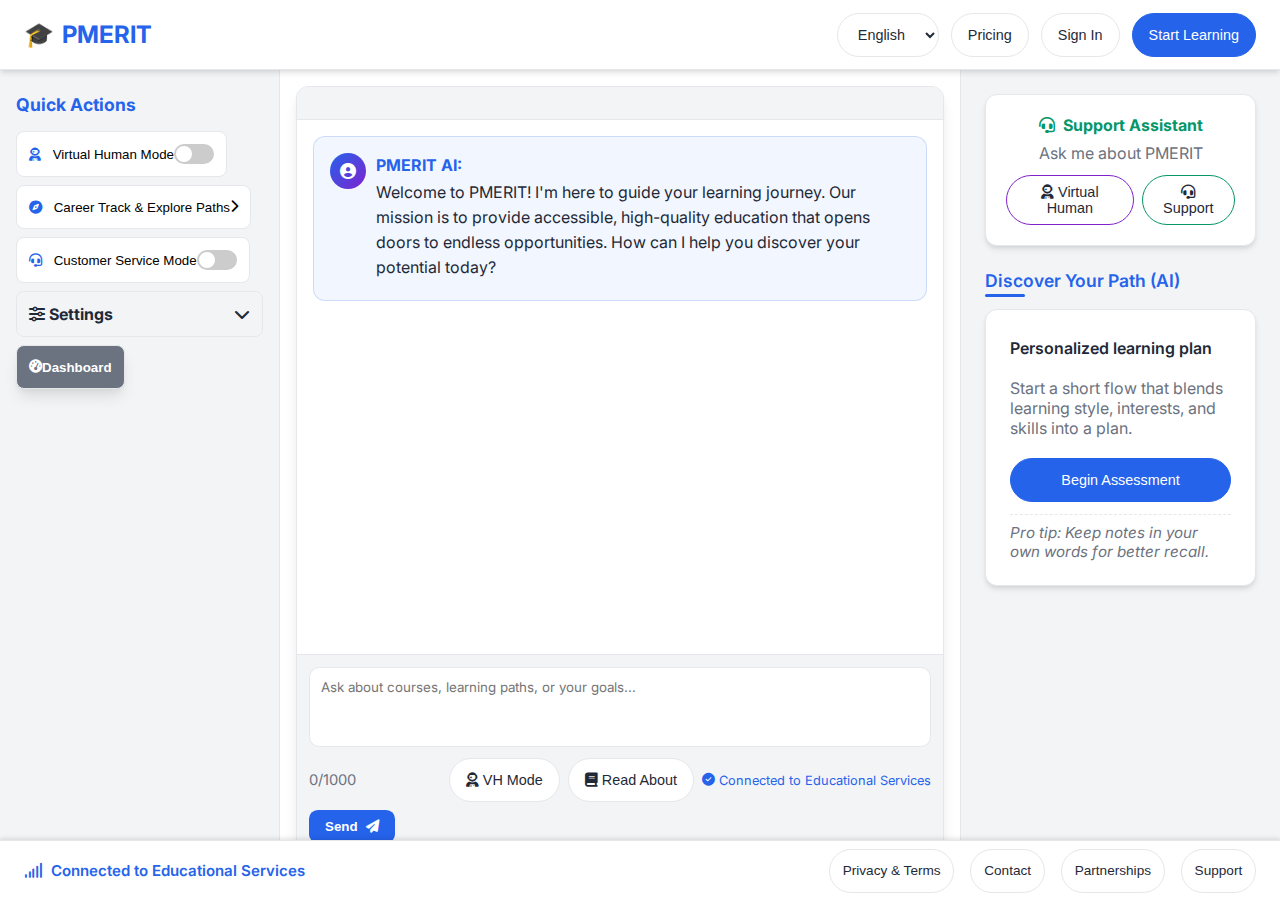
<file: .copilot/blueprint-index.html>
<!-- 
PMERIT HOMEPAGE BLUEPRINT 
This file contains the original single-file implementation before modularization.
Use this as a reference for design consistency across all pages.
DO NOT USE THIS FILE IN PRODUCTION - it's for reference only.
-->

<!DOCTYPE html>
<html lang="en">
<head>
  <meta charset="UTF-8"/>
  <meta name="viewport" content="width=device-width, initial-scale=1.0"/>
  <title>PMERIT — Accessible Global Education</title>

  <!-- Icons & Fonts -->
  <link rel="preconnect" href="https://fonts.googleapis.com">
  <link rel="preconnect" href="https://fonts.gstatic.com" crossorigin>
  <link href="https://fonts.googleapis.com/css2?family=Inter:wght@300;400;500;600;700&display=swap" rel="stylesheet">
  <link rel="stylesheet" href="https://cdnjs.cloudflare.com/ajax/libs/font-awesome/6.5.2/css/all.min.css"/>

  <style>
    :root {
      /* Color Scheme based on Home Page Redesign */
      --primary: #2563EB;       /* Primary blue */
      --primary-dark: #1D4ED8;
      --accent: #7E22CE;        /* Accent purple */
      --success: #059669;       /* Success green */
      --text-primary: #1F2937;  /* Almost black */
      --text-secondary: #6B7280;/* Gray text */
      --text-inverse: #F9FAFB;  /* Light text for dark backgrounds */
      --bg-primary: #FFFFFF;    /* White background */
      --bg-secondary: #F3F4F6;  /* Light gray background */
      --bg-dark: #111827;       /* Dark background */
      --card-bg: #FFFFFF;       /* Card background */
      --border-color: #E5E7EB;  /* Border color */
      --header-height: 70px;
      --footer-height: 60px;
      --shadow: 0 4px 6px -1px rgba(0, 0, 0, 0.1), 0 2px 4px -1px rgba(0, 0, 0, 0.06);
      --shadow-lg: 0 10px 15px -3px rgba(0, 0, 0, 0.1), 0 4px 6px -2px rgba(0, 0, 0, 0.05);
      --transition: all 0.2s ease-in-out;
    }

    .dark {
      --text-primary: #F9FAFB;
      --text-secondary: #D1D5DB;
      --bg-primary: #111827;
      --bg-secondary: #1F2937;
      --card-bg: #1F2937;
      --border-color: #374151;
      --shadow: 0 8px 28px rgba(0,0,0,.45);
      --shadow-lg: 0 20px 25px -5px rgba(0, 0, 0, 0.3), 0 10px 10px -5px rgba(0, 0, 0, 0.2);
    }

    * {
      margin: 0;
      padding: 0;
      box-sizing: border-box;
    }

    html, body {
      height: 100%;
      font-family: 'Inter', sans-serif;
      background-color: var(--bg-primary);
      color: var(--text-primary);
      transition: var(--transition);
    }

    body {
      display: flex;
      flex-direction: column;
      overflow: hidden; /* Non-scrollable like Google homepage */
    }

    /* Header Styles */
    header {
      height: var(--header-height);
      display: flex;
      align-items: center;
      justify-content: space-between;
      padding: 0 1.5rem;
      background-color: var(--card-bg);
      border-bottom: 1px solid var(--border-color);
      box-shadow: var(--shadow);
      z-index: 50;
    }

    .logo {
      font-weight: 700;
      font-size: 1.5rem;
      color: var(--primary);
      display: flex;
      align-items: center;
      gap: 0.5rem;
    }

    .logo::before {
      content: "🎓";
      font-size: 1.5rem;
    }

    nav {
      display: flex;
      align-items: center;
      gap: 0.75rem;
    }

    .nav-btn, select {
      padding: 0.5rem 1rem;
      border-radius: 50px;
      font-weight: 500;
      font-size: 0.9rem;
      cursor: pointer;
      transition: var(--transition);
      border: 1px solid var(--border-color);
      background-color: var(--card-bg);
      color: var(--text-primary);
      min-height: 44px;
    }

    .nav-btn:hover, select:hover {
      border-color: var(--primary);
      transform: translateY(-1px);
    }

    .nav-btn.primary {
      background-color: var(--primary);
      color: white;
      border-color: var(--primary);
    }

    .nav-btn.primary:hover {
      background-color: var(--primary-dark);
      transform: translateY(-2px);
      box-shadow: var(--shadow-lg);
    }

    /* Main Layout - 3 Column Grid */
    .estate {
      display: grid;
      grid-template-columns: 280px 1fr 320px;
      height: calc(100vh - var(--header-height) - var(--footer-height));
      overflow: hidden;
      gap: 0;
    }

    /* Left Pane Styles */
    #left {
      background-color: var(--bg-secondary);
      border-right: 1px solid var(--border-color);
      padding: 1.5rem 1rem;
      overflow-y: auto;
    }

    .pane-title {
      font-weight: 700;
      font-size: 1.1rem;
      color: var(--primary);
      margin-bottom: 1rem;
    }

    .toggle, .action, .dashboard {
      display: flex;
      align-items: center;
      justify-content: space-between;
      padding: 0.75rem;
      border-radius: 8px;
      margin-bottom: 0.5rem;
      cursor: pointer;
      transition: var(--transition);
      background-color: var(--card-bg);
      border: 1px solid var(--border-color);
      min-height: 44px;
    }

    .toggle:hover, .action:hover, .dashboard:hover {
      border-color: var(--primary);
      transform: translateY(-1px);
      box-shadow: var(--shadow);
    }

    .icon {
      color: var(--primary);
      margin-right: 0.5rem;
    }

    .switch {
      width: 40px;
      height: 20px;
      background: #ccc;
      border-radius: 34px;
      position: relative;
      transition: .4s;
    }

    .switch::after {
      content: "";
      position: absolute;
      width: 16px;
      height: 16px;
      left: 2px;
      bottom: 2px;
      background-color: white;
      transition: .4s;
      border-radius: 50%;
    }

    .toggle.active .switch {
      background-color: var(--primary);
    }

    .toggle.active .switch::after {
      transform: translateX(20px);
    }

    .dashboard {
      justify-content: center;
      font-weight: 600;
      background-color: var(--primary);
      color: white;
      box-shadow: var(--shadow-lg);
    }

    .dashboard.guest {
      background-color: var(--text-secondary);
    }

    .dashboard:hover {
      background-color: var(--primary-dark);
    }

    .dashboard.guest:hover {
      background-color: #4B5563;
    }

    .collapsible {
      border: 1px solid var(--border-color);
      border-radius: 8px;
      overflow: hidden;
      background-color: var(--card-bg);
      margin-bottom: 0.5rem;
    }

    .collapsible .head {
      display: flex;
      align-items: center;
      justify-content: space-between;
      padding: 0.75rem;
      cursor: pointer;
      background-color: var(--bg-secondary);
      transition: var(--transition);
    }

    .collapsible .head:hover {
      background-color: var(--border-color);
    }

    .collapsible .body {
      display: none;
      padding: 0.75rem;
      background-color: var(--card-bg);
      border-top: 1px solid var(--border-color);
    }

    .avatar {
      display: none;
      width: 80px;
      height: 80px;
      border-radius: 50%;
      margin: 1rem auto 0;
      background: linear-gradient(135deg, var(--primary), var(--accent));
      color: white;
      align-items: center;
      justify-content: center;
      font-size: 2rem;
      border: 3px solid var(--border-color);
    }

    .avatar.active {
      display: flex;
    }

    /* Center Chat Area Styles */
    main {
      background-color: var(--bg-primary);
      overflow: hidden;
    }

    .panel {
      height: 100%;
      display: flex;
      flex-direction: column;
      background-color: var(--card-bg);
      border: 1px solid var(--border-color);
      border-radius: 12px;
      margin: 1rem;
      box-shadow: var(--shadow-lg);
      overflow: hidden;
    }

    .panel-head {
      padding: 1rem;
      border-bottom: 1px solid var(--border-color);
      background-color: var(--bg-secondary);
      display: flex;
      gap: 0.5rem;
      align-items: center;
      flex-wrap: wrap;
    }

    .badges {
      display: flex;
      gap: 0.4rem;
      flex-wrap: wrap;
    }

    .badge {
      background-color: var(--primary);
      color: white;
      font-size: 0.78rem;
      padding: 0.28rem 0.6rem;
      border-radius: 999px;
      display: inline-flex;
      gap: 0.35rem;
      align-items: center;
    }

    .badge.support {
      background-color: var(--success);
    }

    .badge.vh {
      background-color: var(--accent);
    }

    #textChat {
      display: flex;
      flex-direction: column;
      height: 100%;
    }

    .chat-body {
      flex: 1;
      padding: 1rem;
      overflow: auto;
      display: flex;
      flex-direction: column;
      gap: 0.9rem;
    }

    .bubble {
      display: flex;
      gap: 0.65rem;
      align-items: flex-start;
      background-color: rgba(37, 99, 235, 0.06);
      border: 1px solid rgba(37, 99, 235, 0.18);
      border-radius: 0.75rem;
      padding: 1rem;
    }

    .ava {
      min-width: 36px;
      height: 36px;
      border-radius: 50%;
      display: grid;
      place-items: center;
      color: white;
      background: linear-gradient(135deg, var(--primary), var(--accent));
    }

    .bubble h3 {
      margin: 0.1rem 0 0.35rem;
      color: var(--primary);
      font-size: 1rem;
    }

    .bubble p {
      margin: 0.3rem 0;
      line-height: 1.55;
    }

    .chat-input {
      border-top: 1px solid var(--border-color);
      background-color: var(--bg-secondary);
      padding: 0.75rem;
    }

    textarea {
      width: 100%;
      min-height: 80px;
      resize: none;
      background-color: var(--card-bg);
      color: var(--text-primary);
      border: 1px solid var(--border-color);
      border-radius: 0.65rem;
      padding: 0.7rem;
      font-family: inherit;
    }

    textarea:focus {
      outline: none;
      box-shadow: 0 0 0 3px rgba(37, 99, 235, 0.1);
      border-color: var(--primary);
    }

    .input-bar {
      display: flex;
      align-items: center;
      justify-content: space-between;
      margin-top: 0.45rem;
      gap: 0.5rem;
      flex-wrap: wrap;
    }

    .count {
      font-size: 0.92rem;
      color: var(--text-secondary);
    }

    .input-actions {
      display: flex;
      gap: 0.5rem;
      align-items: center;
      flex-wrap: wrap;
    }

    .send {
      border: none;
      background-color: var(--primary);
      color: white;
      padding: 0.55rem 1rem;
      border-radius: 0.55rem;
      font-weight: 600;
      cursor: pointer;
      transition: var(--transition);
      display: flex;
      align-items: center;
      gap: 0.5rem;
    }

    .send:hover {
      background-color: var(--primary-dark);
      transform: translateY(-1px);
    }

    .footer-status {
      font-size: 0.8rem;
      color: var(--primary);
      display: flex;
      align-items: center;
      gap: 0.25rem;
    }

    /* Virtual Human stage */
    #vhStage {
      display: none;
      flex-direction: column;
      height: 100%;
    }

    .stage {
      flex: 1;
      display: grid;
      place-items: center;
      padding: 1rem;
    }

    .human-frame {
      width: min(700px, 92%);
      height: min(420px, 55vh);
      border: 2px solid var(--primary);
      border-radius: 1rem;
      box-shadow: var(--shadow-lg);
      background: linear-gradient(135deg, #e2e8f0, #f8fafc);
      display: grid;
      place-items: center;
    }

    .dark .human-frame {
      background: linear-gradient(135deg, #1f2937, #111827);
    }

    .human-face {
      width: 120px;
      height: 120px;
      border-radius: 50%;
      background: linear-gradient(135deg, var(--primary), var(--accent));
      color: white;
      display: grid;
      place-items: center;
      font-size: 3rem;
      border: 4px solid white;
    }

    .dark .human-face {
      border-color: #1f2937;
    }

    .captions {
      border-top: 1px solid var(--border-color);
      background-color: var(--bg-secondary);
      padding: 0.75rem 1rem;
      color: var(--text-secondary);
      text-align: center;
    }

    /* Right Pane Styles */
    #right {
      background-color: var(--bg-secondary);
      border-left: 1px solid var(--border-color);
      padding: 1.5rem;
      overflow-y: auto;
    }

    .support-assistant {
      background-color: var(--card-bg);
      border: 1px solid var(--border-color);
      border-radius: 12px;
      padding: 1.25rem;
      text-align: center;
      margin-bottom: 1.5rem;
      box-shadow: var(--shadow);
    }

    .support-assistant h4 {
      margin: 0;
      color: var(--success);
      display: flex;
      align-items: center;
      justify-content: center;
      gap: 0.5rem;
    }

    #right h3 {
      margin: 0.25rem 0 0.75rem;
      position: relative;
      padding-bottom: 0.35rem;
      font-weight: 600;
      font-size: 1.1rem;
      color: var(--primary);
    }

    #right h3::after {
      content: "";
      position: absolute;
      left: 0;
      bottom: 0;
      width: 40px;
      height: 3px;
      background-color: var(--primary);
      border-radius: 2px;
    }

    .discover {
      background-color: var(--card-bg);
      border: 1px solid var(--border-color);
      border-radius: 12px;
      box-shadow: var(--shadow);
      padding: 1.5rem;
      display: flex;
      flex-direction: column;
      gap: 0.75rem;
    }

    .discover h4 {
      margin: 0.25rem 0;
      font-weight: 600;
    }

    .discover p {
      margin: 0.25rem 0 0.5rem;
      color: var(--text-secondary);
    }

    .discover .insights {
      border-top: 1px dashed var(--border-color);
      padding-top: 0.5rem;
      color: var(--text-secondary);
      font-size: 0.95rem;
      min-height: 2.2em;
      font-style: italic;
    }

    /* Footer Styles */
    footer {
      height: var(--footer-height);
      display: flex;
      align-items: center;
      justify-content: space-between;
      padding: 0 1.5rem;
      background-color: var(--card-bg);
      border-top: 1px solid var(--border-color);
      box-shadow: 0 -2px 4px rgba(0, 0, 0, 0.1);
      z-index: 40;
    }

    .footer-status-main {
      font-weight: 600;
      color: var(--primary);
      font-size: 0.94rem;
      display: flex;
      align-items: center;
      gap: 0.5rem;
    }

    .footer-links {
      display: flex;
      gap: 1rem;
      align-items: center;
    }

    .footer-links .nav-btn {
      padding: 0.4rem 0.8rem;
      font-size: 0.85rem;
      background: transparent;
      border: 1px solid var(--border-color);
    }

    .footer-links .nav-btn:hover {
      background-color: var(--bg-secondary);
      border-color: var(--primary);
    }

    /* Mobile Styles */
    @media (max-width: 1100px) {
      .estate {
        grid-template-columns: 1fr;
        height: calc(100vh - var(--header-height) - var(--footer-height));
        overflow-y: auto;
      }
      
      aside {
        display: none;
      }
      
      header {
        flex-wrap: wrap;
        gap: 0.6rem;
        height: auto;
        min-height: var(--header-height);
        padding: 0.75rem;
      }
      
      .logo {
        width: 100%;
        justify-content: center;
      }
      
      main {
        min-height: calc(100vh - var(--header-height) - var(--footer-height) - 2rem);
      }
      
      #mobileAccordions {
        display: block;
        margin: 0 1rem 1rem;
      }

      .mobile-accordion {
        background-color: var(--card-bg);
        border: 1px solid var(--border-color);
        border-radius: 12px;
        box-shadow: var(--shadow);
        margin-bottom: 1rem;
        overflow: hidden;
      }

      .mobile-accordion summary {
        padding: 1.25rem;
        cursor: pointer;
        font-weight: 600;
        color: var(--text-primary);
        background-color: var(--bg-secondary);
        border-bottom: 1px solid var(--border-color);
        list-style: none;
        transition: var(--transition);
      }

      .mobile-accordion summary::-webkit-details-marker {
        display: none;
      }

      .mobile-accordion summary:hover {
        background-color: var(--border-color);
      }

      .mobile-accordion-content {
        padding: 1.25rem;
      }

      .mobile-grid {
        display: grid;
        gap: 1rem;
        grid-template-columns: 1fr 1fr;
      }

      .mobile-card {
        background-color: rgba(37, 99, 235, 0.06);
        border: 1px solid rgba(37, 99, 235, 0.18);
        border-radius: 8px;
        padding: 1rem;
        text-align: center;
        cursor: pointer;
        transition: var(--transition);
        display: flex;
        flex-direction: column;
        align-items: center;
        gap: 0.5rem;
        min-height: 80px;
        justify-content: center;
      }

      .mobile-card:hover {
        background-color: rgba(37, 99, 235, 0.1);
        transform: translateY(-1px);
      }
      
      footer {
        flex-direction: column;
        gap: 0.75rem;
        height: auto;
        min-height: var(--footer-height);
        padding: 1rem;
      }
      
      .footer-links {
        flex-wrap: wrap;
        justify-content: center;
      }
      
      .footer-status-main {
        order: 2;
        font-size: 0.85rem;
      }
      
      .footer-links {
        order: 1;
      }
    }

    @media (min-width: 1101px) {
      #mobileAccordions {
        display: none;
      }
    }

    /* Focus Styles */
    .nav-btn:focus, .action:focus, .toggle:focus, .dashboard:focus, textarea:focus, select:focus {
      outline: 2px solid var(--primary);
      outline-offset: 2px;
    }

    /* Modal Styles */
    dialog {
      border: none;
      border-radius: 12px;
      max-width: 560px;
      width: 92%;
      box-shadow: var(--shadow-lg);
      background-color: var(--card-bg);
      color: var(--text-primary);
      padding: 0;
    }

    dialog::backdrop {
      background-color: rgba(0, 0, 0, 0.5);
    }

    dialog form {
      margin: 0;
      padding: 1.5rem;
    }

    dialog h3 {
      margin: 0 0 1rem;
      color: var(--primary);
      display: flex;
      gap: 0.5rem;
      align-items: center;
      font-size: 1.25rem;
    }

    dialog label {
      display: grid;
      gap: 0.4rem;
      margin-bottom: 1rem;
    }

    dialog input {
      padding: 0.75rem;
      border: 1px solid var(--border-color);
      border-radius: 0.5rem;
      background-color: var(--card-bg);
      color: var(--text-primary);
      font-family: inherit;
    }

    dialog input:focus {
      outline: none;
      border-color: var(--primary);
      box-shadow: 0 0 0 3px rgba(37, 99, 235, 0.1);
    }

    dialog .button-group {
      display: flex;
      justify-content: flex-end;
      gap: 0.75rem;
      margin-top: 1.5rem;
    }

    /* Career Tracks Grid */
    .tracks-grid {
      display: grid;
      grid-template-columns: repeat(auto-fill, minmax(250px, 1fr));
      gap: 1rem;
      margin: 1rem 0;
    }

    .track-card {
      background-color: rgba(37, 99, 235, 0.06);
      border: 1px solid rgba(37, 99, 235, 0.18);
      border-radius: 8px;
      padding: 1.25rem;
      cursor: pointer;
      transition: var(--transition);
    }

    .track-card:hover {
      background-color: rgba(37, 99, 235, 0.1);
      border-color: var(--primary);
      transform: translateY(-1px);
    }

    .track-card h4 {
      margin: 0 0 0.5rem;
      color: var(--primary);
      font-weight: 600;
    }

    .track-card p {
      margin: 0;
      color: var(--text-secondary);
      font-size: 0.9rem;
      line-height: 1.4;
    }
  </style>
</head>
<body>
  <!-- Header -->
  <header>
    <div class="logo">PMERIT</div>
    <nav>
      <select class="nav-btn" id="lang" aria-label="Language">
        <option value="en">English</option>
        <option value="yo">Yorùbá</option>
        <option value="ig">Igbo</option>
        <option value="ha">Hausa</option>
      </select>
      <button class="nav-btn" id="pricingBtn">Pricing</button>
      <button class="nav-btn" id="signInBtn">Sign In</button>
      <button class="nav-btn primary" id="startBtn">Start Learning</button>
    </nav>
  </header>

  <div class="estate">
    <!-- Left Pane -->
    <aside id="left" aria-label="Quick actions sidebar">
      <section>
        <div class="pane-title">Quick Actions</div>

        <button class="toggle" id="vhToggle">
          <span><i class="fas fa-user-astronaut icon"></i> Virtual Human Mode</span>
          <span class="switch" aria-hidden="true"></span>
        </button>

        <button class="action" id="careerPaths">
          <span><i class="fas fa-compass icon"></i> Career Track & Explore Paths</span>
          <i class="fas fa-chevron-right" aria-hidden="true"></i>
        </button>

        <button class="toggle" id="supportToggle">
          <span><i class="fas fa-headset icon"></i> Customer Service Mode</span>
          <span class="switch" aria-hidden="true"></span>
        </button>

        <div class="collapsible" id="settingsBox">
          <div class="head">
            <strong><i class="fas fa-sliders-h"></i> Settings</strong>
            <i class="fas fa-chevron-down"></i>
          </div>
          <div class="body">
            <button class="toggle" id="darkToggle">
              <span><i class="fas fa-moon icon"></i> Dark Mode</span>
              <span class="switch" aria-hidden="true"></span>
            </button>
            <button class="toggle" id="ttsToggle">
              <span><i class="fas fa-volume-up icon"></i> Text-to-Speech</span>
              <span class="switch" aria-hidden="true"></span>
            </button>
            <button class="action" id="voicesBtn">
              <span><i class="fas fa-headphones icon"></i> Preview Voices</span>
              <i class="fas fa-chevron-right"></i>
            </button>
          </div>
        </div>

        <!-- Single Dashboard button -->
        <button class="dashboard guest" id="dashBtn">
          <i class="fas fa-gauge-high"></i> Dashboard
        </button>

        <div class="avatar" id="vhAvatar" title="Virtual Human">
          <i class="fas fa-user-circle" aria-hidden="true"></i>
        </div>
      </section>
    </aside>

    <!-- Center -->
    <main>
      <section class="panel" aria-label="Chat panel">
        <div class="panel-head">
          <div class="badges">
            <span class="badge vh" id="vhBadge" style="display:none">
              <i class="fas fa-user-astronaut"></i> Virtual Human
            </span>
            <span class="badge support" id="supportBadge" style="display:none">
              <i class="fas fa-headset"></i> Support Assistant
            </span>
          </div>
        </div>

        <div id="textChat" role="region" aria-live="polite">
          <div class="chat-body" id="chatBody">
            <article class="bubble" id="welcomeMsg">
              <div class="ava"><i class="fas fa-user-circle"></i></div>
              <div>
                <h3>PMERIT AI:</h3>
                <p id="welcomeCopy">Welcome to PMERIT! I'm here to guide your learning journey. Our mission is to provide accessible, high-quality education that opens doors to endless opportunities. How can I help you discover your potential today?</p>
              </div>
            </article>
          </div>
          <div class="chat-input">
            <textarea id="chatInput" maxlength="1000" placeholder="Ask about courses, learning paths, or your goals..." aria-label="Message"></textarea>
            <div class="input-bar">
              <span class="count" id="count">0/1000</span>
              <div class="input-actions">
                <button class="nav-btn" id="vhQuick">
                  <i class="fas fa-user-astronaut"></i> VH Mode
                </button>
                <button class="nav-btn" id="readAbout">
                  <i class="fas fa-book"></i> Read About
                </button>
                <span class="footer-status">
                  <i class="fas fa-circle-check"></i> Connected to Educational Services
                </span>
              </div>
              <button class="send" id="sendBtn">Send <i class="fas fa-paper-plane"></i></button>
            </div>
          </div>
        </div>

        <!-- Virtual Human stage -->
        <div id="vhStage" role="region" aria-live="polite">
          <div class="stage">
            <div class="human-frame">
              <div class="human-face"><i class="fas fa-user-circle"></i></div>
            </div>
          </div>
          <div class="captions" id="captions">Virtual Human is speaking…</div>
        </div>
      </section>

      <!-- Mobile accordions -->
      <div id="mobileAccordions" aria-label="Mobile sections">
        <details class="mobile-accordion">
          <summary><i class="fas fa-bolt"></i> Quick Actions - Tap to expand ▼</summary>
          <div class="mobile-accordion-content">
            <div class="mobile-grid">
              <button class="mobile-card" id="m_vhToggle">
                <i class="fas fa-user-astronaut"></i>
                <span>Virtual Human</span>
                <div class="switch"></div>
              </button>
              <button class="mobile-card" id="m_careerPaths">
                <i class="fas fa-compass"></i>
                <span>Career Paths</span>
              </button>
              <button class="mobile-card" id="m_supportToggle">
                <i class="fas fa-headset"></i>
                <span>Support Mode</span>
                <div class="switch"></div>
              </button>
              <button class="mobile-card" id="m_settings">
                <i class="fas fa-cog"></i>
                <span>Settings</span>
              </button>
            </div>
            <button class="dashboard guest nav-btn" id="m_dashBtn" style="margin-top:1rem;width:100%">
              <i class="fas fa-gauge-high"></i> Dashboard
            </button>
          </div>
        </details>

        <details class="mobile-accordion">
          <summary><i class="fas fa-graduation-cap"></i> Discover Your Path - Tap to expand ▼</summary>
          <div class="mobile-accordion-content">
            <div class="discover" style="margin:0">
              <h4>Personalized learning plan</h4>
              <p>Start a short flow that blends learning style, interests, and skills into a plan.</p>
              <button class="nav-btn primary" id="m_beginAssessment">Begin Assessment</button>
              <div class="insights" id="m_insights">Tip: Short, daily practice beats long, rare sessions.</div>
            </div>
          </div>
        </details>
      </div>
    </main>

    <!-- Right Pane -->
    <aside id="right" aria-label="Support and discover sidebar">
      <section>
        <div class="support-assistant">
          <h4><i class="fas fa-headset"></i> Support Assistant</h4>
          <p style="color: var(--text-secondary); margin: 0.5rem 0;">Ask me about PMERIT</p>
          <div style="display:flex;gap:.5rem;justify-content:center;margin-top:.75rem">
            <button class="nav-btn" style="border-color:var(--accent)" id="vhShort">
              <i class="fas fa-user-astronaut"></i> Virtual Human
            </button>
            <button class="nav-btn" style="border-color:var(--success)" id="supportShort">
              <i class="fas fa-headset"></i> Support
            </button>
          </div>
        </div>

        <h3>Discover Your Path (AI)</h3>
        <div class="discover">
          <h4>Personalized learning plan</h4>
          <p>Start a short flow that blends learning style, interests, and skills into a plan.</p>
          <button class="nav-btn primary" id="beginAssessment">Begin Assessment</button>
          <div class="insights" id="insights">Pro tip: Keep notes in your own words for better recall.</div>
        </div>
      </section>
    </aside>
  </div>

  <!-- Footer -->
  <footer>
    <span class="footer-status-main">
      <i class="fas fa-signal"></i> Connected to Educational Services
    </span>
    <div class="footer-links">
      <button class="nav-btn" id="privacyBtn">Privacy & Terms</button>
      <button class="nav-btn" id="contactBtn">Contact</button>
      <button class="nav-btn" id="partnershipsBtn">Partnerships</button>
      <button class="nav-btn" id="supportBtn">Support</button>
    </div>
  </footer>

  <!-- Modals -->
  <!-- Sign Up Modal -->
  <dialog id="signUpModal">
    <form method="dialog">
      <h3><i class="fas fa-user-plus"></i> Create your PMERIT account</h3>
      <label>
        <span>Full name</span>
        <input id="su_name" required placeholder="Your name"/>
      </label>
      <label>
        <span>Email</span>
        <input id="su_email" type="email" required placeholder="you@example.com"/>
      </label>
      <label>
        <span>Password</span>
        <input id="su_pwd" type="password" required placeholder="••••••••"/>
      </label>
      <p style="font-size:0.9rem;color:var(--text-secondary);margin:1rem 0">
        By continuing you agree to our terms.
      </p>
      <div class="button-group">
        <button class="nav-btn" id="signUpCancel" type="button">Cancel</button>
        <button class="nav-btn primary" id="signUpCreate" type="button">Create account</button>
      </div>
    </form>
  </dialog>

  <!-- Sign In Modal -->
  <dialog id="signInModal">
    <form method="dialog">
      <h3><i class="fas fa-right-to-bracket"></i> Sign in to PMERIT</h3>
      <label>
        <span>Email</span>
        <input id="si_email" type="email" required placeholder="you@example.com"/>
      </label>
      <label>
        <span>Password</span>
        <input id="si_pwd" type="password" required placeholder="••••••••"/>
      </label>
      <div style="margin-top:1rem">
        <a href="#forgot" style="font-size:0.9rem; color: var(--primary);">Forgot password?</a>
      </div>
      <div class="button-group">
        <button class="nav-btn" id="signInCancel" type="button">Cancel</button>
        <button class="nav-btn primary" id="signInGo" type="button">Sign In</button>
      </div>
    </form>
  </dialog>

  <!-- Voices Modal -->
  <dialog id="voicesModal">
    <form method="dialog">
      <h3><i class="fas fa-headphones"></i> Voice Sampler</h3>
      <label>
        <span>Sample text</span>
        <textarea id="voiceText" rows="3" style="border:1px solid var(--border-color);border-radius:0.5rem;padding:0.75rem;font-family:inherit;">Welcome to PMERIT. Empowering learning through innovation.</textarea>
      </label>
      <div class="button-group" style="margin-top: 1rem;">
        <button class="nav-btn" id="browserTts" type="button">Browser TTS</button>
        <button class="nav-btn" id="voicesClose" type="button">Close</button>
      </div>
    </form>
  </dialog>

  <!-- Career Tracks Modal -->
  <dialog id="tracksModal">
    <div style="margin:0;padding:1.5rem">
      <h3><i class="fas fa-compass"></i> Explore Career Tracks</h3>
      <div class="tracks-grid" id="tracksList"></div>
      <div id="trackDetail" style="margin-top:1rem;display:none;border-top:1px solid var(--border-color);padding-top:1rem"></div>
      <div class="button-group">
        <button class="nav-btn" id="tracksClose" type="button">Close</button>
      </div>
    </div>
  </dialog>

  <!-- Assessment Modal -->
  <dialog id="assessmentModal">
    <div style="margin:0;padding:1.5rem">
      <h3><i class="fas fa-graduation-cap"></i> Discover Your Path — Quick Assessment</h3>
      <ol style="line-height:1.6;margin:0 0 1rem 1.25rem">
        <li><strong>Learning style:</strong> a few preferences.</li>
        <li><strong>Interests:</strong> choose areas you enjoy.</li>
        <li><strong>Skills:</strong> rate comfort with common tools.</li>
      </ol>
      <p style="color:var(--text-secondary);margin:0 0 1rem">
        This assessment will help us create a personalized learning plan based on your preferences.
      </p>
      <div class="button-group">
        <button class="nav-btn" id="assessmentCancel" type="button">Cancel</button>
        <button class="nav-btn primary" id="assessmentStart" type="button">Start</button>
      </div>
    </div>
  </dialog>

  <script>
    // State management
    const state = {
      auth: false,
      dark: false,
      vh: false,
      support: false,
      tts: false,
      lang: 'en'
    };

    // Career tracks data
    const TRACKS = [
      {k:'fullstack', name:'Software Development (Full-stack)', blurb:'Front-end + back-end foundations with project practice.'},
      {k:'data', name:'Data Analytics', blurb:'Spreadsheets → SQL → dashboards for real insights.'},
      {k:'uiux', name:'UI/UX Design', blurb:'Design thinking, wireframes, prototypes, usability.'},
      {k:'marketing', name:'Digital Marketing', blurb:'SEO, content, ads, analytics for growth.'},
      {k:'support', name:'Customer Support (Remote)', blurb:'Ticketing, empathy, SLAs, tooling.'},
      {k:'va', name:'Virtual Assistance / Operations', blurb:'Scheduling, docs, communication, tooling.'},
      {k:'cloud', name:'Cloud & DevOps (Intro)', blurb:'Cloud basics, CI/CD, containers overview.'},
    ];

    // DOM Elements
    const body = document.body;
    const darkToggle = document.getElementById('darkToggle');
    const vhToggle = document.getElementById('vhToggle');
    const supportToggle = document.getElementById('supportToggle');
    const ttsToggle = document.getElementById('ttsToggle');
    const vhAvatar = document.getElementById('vhAvatar');
    const vhBadge = document.getElementById('vhBadge');
    const vhStage = document.getElementById('vhStage');
    const textChat = document.getElementById('textChat');
    const supportBadge = document.getElementById('supportBadge');
    const chatInput = document.getElementById('chatInput');
    const count = document.getElementById('count');
    const sendBtn = document.getElementById('sendBtn');
    const chatBody = document.getElementById('chatBody');
    const welcomeCopy = document.getElementById('welcomeCopy');
    const welcomeMsg = document.getElementById('welcomeMsg');
    const settingsBox = document.getElementById('settingsBox');
    const settingsHead = settingsBox.querySelector('.head');
    const settingsBody = settingsBox.querySelector('.body');
    const dashBtn = document.getElementById('dashBtn');
    const signInBtn = document.getElementById('signInBtn');
    const startBtn = document.getElementById('startBtn');
    const pricingBtn = document.getElementById('pricingBtn');
    const careerPaths = document.getElementById('careerPaths');
    const beginBtn = document.getElementById('beginAssessment');
    const vhQuick = document.getElementById('vhQuick');
    const vhShort = document.getElementById('vhShort');
    const supportShort = document.getElementById('supportShort');
    const signInModal = document.getElementById('signInModal');
    const signUpModal = document.getElementById('signUpModal');
    const assessmentModal = document.getElementById('assessmentModal');
    const tracksModal = document.getElementById('tracksModal');
    const voicesModal = document.getElementById('voicesModal');
    const insights = document.getElementById('insights');
    const m_insights = document.getElementById('m_insights');

    // Initialize state from localStorage
    function initState() {
      try {
        state.dark = localStorage.getItem('pmerit_dark') === 'true';
        state.auth = localStorage.getItem('pmerit_auth') === 'true';
        state.tts = localStorage.getItem('pmerit_tts') === 'true';
        state.lang = localStorage.getItem('pmerit_lang') || 'en';
      } catch (e) {
        console.error('Error loading state from localStorage:', e);
      }
      
      // Apply initial state
      body.classList.toggle('dark', state.dark);
      if (state.dark) {
        darkToggle.classList.add('active');
      }
      if (state.tts) {
        ttsToggle.classList.add('active');
      }
      
      document.getElementById('lang').value = state.lang;
      updateDashboardVisual();
    }

    // Save state to localStorage
    function save(key, value) {
      try {
        localStorage.setItem(key, String(value));
      } catch (e) {
        console.error('Error saving to localStorage:', e);
      }
    }

    // Update dashboard visual based on auth state
    function updateDashboardVisual() {
      dashBtn.classList.toggle('guest', !state.auth);
      const mDashBtn = document.getElementById('m_dashBtn');
      if (mDashBtn) mDashBtn.classList.toggle('guest', !state.auth);
    }

    // Set dark mode
    function setDark(on) {
      darkToggle.classList.toggle('active', on);
      state.dark = on;
      body.classList.toggle('dark', on);
      save('pmerit_dark', on);
    }

    // Set TTS
    function setTTS(on) {
      ttsToggle.classList.toggle('active', on);
      state.tts = on;
      save('pmerit_tts', on);
      if (!on && 'speechSynthesis' in window) {
        speechSynthesis.cancel();
      }
    }

    // Set support mode
    function setSupport(on) {
      supportToggle.classList.toggle('active', on);
      const mSupportToggle = document.getElementById('m_supportToggle');
      if (mSupportToggle) mSupportToggle.classList.toggle('active', on);
      state.support = on;
      supportBadge.style.display = on ? 'inline-flex' : 'none';
      
      // Update welcome message based on mode
      if (welcomeCopy) {
        welcomeCopy.textContent = on
          ? "Welcome to PMERIT Support. I can help with accounts, enrollment, and technical issues. How can I assist you today?"
          : "Welcome to PMERIT! I'm here to guide your learning journey. Our mission is to provide accessible, high-quality education that opens doors to endless opportunities. How can I help you discover your potential today?";
      }
    }

    // Set virtual human mode
    function setVH(on) {
      vhToggle.classList.toggle('active', on);
      const mVhToggle = document.getElementById('m_vhToggle');
      if (mVhToggle) mVhToggle.classList.toggle('active', on);
      state.vh = on;
      
      if (on) {
        textChat.style.display = 'none';
        vhStage.style.display = 'flex';
        vhAvatar.classList.add('active');
        vhBadge.style.display = 'inline-flex';
        document.getElementById('captions').textContent = "Virtual Human is ready.";
      } else {
        vhStage.style.display = 'none';
        textChat.style.display = 'flex';
        vhAvatar.classList.remove('active');
        vhBadge.style.display = 'none';
      }
    }

    // Go to dashboard or show sign up modal
    function goDashboard() {
      if (state.auth) {
        window.location.href = 'dashboard.html';
      } else {
        if (typeof signUpModal.showModal === 'function') {
          signUpModal.showModal();
        }
      }
    }

    // Open assessment modal
    function openAssessment() {
      if (typeof assessmentModal.showModal === 'function') {
        assessmentModal.showModal();
      }
    }

    // Add message to chat
    function addMessage(sender, text, isUser = false) {
      if (document.getElementById('welcomeMsg')) {
        welcomeMsg.remove();
      }

      const messageEl = document.createElement('article');
      messageEl.className = 'bubble';
      
      messageEl.innerHTML = `
        <div class="ava" style="${isUser ? 'background:#4f46e5' : ''}">
          <i class="fas ${isUser ? 'fa-user' : 'fa-user-circle'}"></i>
        </div>
        <div>
          <h3>${sender}</h3>
          <p>${text}</p>
        </div>
      `;
      
      chatBody.appendChild(messageEl);
      chatBody.scrollTop = chatBody.scrollHeight;
      
      // If TTS is enabled and it's an AI message, speak it
      if (state.tts && !isUser && 'speechSynthesis' in window) {
        const utterance = new SpeechSynthesisUtterance(text);
        speechSynthesis.speak(utterance);
      }
      
      // If VH mode is active, update captions
      if (state.vh && !isUser) {
        document.getElementById('captions').textContent = text;
      }
    }

    // Send message function
    function sendMessage() {
      const text = chatInput.value.trim();
      if (!text) return;
      
      addMessage('You', text, true);
      
      // Clear input
      chatInput.value = '';
      count.textContent = '0/1000';
      
      // Simulate AI response
      setTimeout(() => {
        const reply = state.support
          ? "Thanks for reaching out! I'm here to help with any questions about PMERIT - accounts, courses, technical issues, or platform features. What do you need assistance with?"
          : "Based on your interests, I'd recommend starting with our assessment to find the perfect learning path. We have tracks in Software Development, Data Analytics, UI/UX Design, and more. Would you like to begin the assessment?";
        addMessage('PMERIT AI', reply);
      }, 1000);
    }

    // Render career tracks
    function renderTracks() {
      const tracksList = document.getElementById('tracksList');
      const trackDetail = document.getElementById('trackDetail');
      tracksList.innerHTML = '';
      
      TRACKS.forEach(t => {
        const card = document.createElement('div');
        card.className = 'track-card';
        card.innerHTML = `<h4>${t.name}</h4><p>${t.blurb}</p>`;
        card.addEventListener('click', () => {
          trackDetail.style.display = 'block';
          trackDetail.innerHTML = `
            <h4 style="margin:0.25rem 0">${t.name}</h4>
            <p style="color:var(--text-secondary);margin:0.5rem 0">${t.blurb}</p>
            <button class="nav-btn primary" type="button" id="trackCta">See sample plan</button>
          `;
          document.getElementById('trackCta').addEventListener('click', () => {
            tracksModal.close();
            assessmentModal.showModal();
          });
        });
        tracksList.appendChild(card);
      });
    }

    // Rotating tips for insights
    const tips = [
      "Pro tip: Keep notes in your own words for better recall.",
      "Short, frequent study sessions are more effective than long cramming sessions.",
      "Relate new concepts to things you already understand for better retention.",
      "Teach what you've learned to someone else to solidify your understanding.",
      "Take breaks during study sessions to improve focus and retention."
    ];

    function rotateInsights(el) {
      if (!el) return;
      let i = 0;
      el.textContent = tips[0];
      setInterval(() => {
        i = (i + 1) % tips.length;
        el.textContent = tips[i];
      }, 5000);
    }

    // Initialize the application
    function init() {
      // Initialize state
      initState();
      
      // Set up event listeners
      darkToggle.addEventListener('click', () => setDark(!state.dark));
      ttsToggle.addEventListener('click', () => setTTS(!state.tts));
      supportToggle.addEventListener('click', () => setSupport(!state.support));
      supportShort.addEventListener('click', () => setSupport(true));
      vhToggle.addEventListener('click', () => setVH(!state.vh));
      vhQuick.addEventListener('click', () => setVH(true));
      vhShort.addEventListener('click', () => setVH(true));
      
      // Mobile toggles
      const mVhToggle = document.getElementById('m_vhToggle');
      const mSupportToggle = document.getElementById('m_supportToggle');
      const mSettings = document.getElementById('m_settings');
      
      if (mVhToggle) mVhToggle.addEventListener('click', () => setVH(!state.vh));
      if (mSupportToggle) mSupportToggle.addEventListener('click', () => setSupport(!state.support));
      if (mSettings) mSettings.addEventListener('click', () => {
        alert(`Settings: Dark Mode: ${state.dark ? 'On' : 'Off'}, TTS: ${state.tts ? 'On' : 'Off'}`);
      });
      
      // Settings collapsible
      settingsHead.addEventListener('click', () => {
        const isOpen = settingsBody.style.display === 'block';
        settingsBody.style.display = isOpen ? 'none' : 'block';
        settingsHead.querySelector('i.fas').className = isOpen ? 'fas fa-sliders-h' : 'fas fa-chevron-down';
      });
      
      // Dashboard button
      dashBtn.addEventListener('click', goDashboard);
      const mDashBtn = document.getElementById('m_dashBtn');
      if (mDashBtn) mDashBtn.addEventListener('click', goDashboard);
      
      // Auth buttons
      signInBtn.addEventListener('click', () => {
        if (typeof signInModal.showModal === 'function') signInModal.showModal();
      });
      
      document.getElementById('signInCancel').addEventListener('click', () => signInModal.close());
      document.getElementById('signInGo').addEventListener('click', () => {
        const email = document.getElementById('si_email').value.trim();
        const password = document.getElementById('si_pwd').value.trim();
        if (!email || !password) {
          alert('Please enter your email and password.');
          return;
        }
        state.auth = true;
        save('pmerit_auth', true);
        updateDashboardVisual();
        signInModal.close();
        addMessage('PMERIT AI', `Welcome back! Your account has been successfully signed in. You now have access to your personal dashboard and can track your learning progress.`);
      });
      
      document.getElementById('signUpCancel').addEventListener('click', () => signUpModal.close());
      document.getElementById('signUpCreate').addEventListener('click', () => {
        const name = document.getElementById('su_name').value.trim();
        const email = document.getElementById('su_email').value.trim();
        const password = document.getElementById('su_pwd').value.trim();
        if (!name || !email || !password) {
          alert('Please complete all fields.');
          return;
        }
        state.auth = true;
        save('pmerit_auth', true);
        updateDashboardVisual();
        signUpModal.close();
        addMessage('PMERIT AI', `Welcome to PMERIT, ${name}! Your account has been created successfully. You now have access to personalized learning paths and can track your progress.`);
      });
      
      startBtn.addEventListener('click', openAssessment);
      beginBtn.addEventListener('click', openAssessment);
      const mBeginBtn = document.getElementById('m_beginAssessment');
      if (mBeginBtn) mBeginBtn.addEventListener('click', openAssessment);
      
      document.getElementById('assessmentCancel').addEventListener('click', () => assessmentModal.close());
      document.getElementById('assessmentStart').addEventListener('click', () => {
        assessmentModal.close();
        const results = [
          "Excellent! Based on your assessment, you have a strong analytical mindset and prefer visual learning. I recommend the Data Analytics track - it combines problem-solving with visual insights through dashboards and reports.",
          "Great results! Your assessment shows you're creative and detail-oriented with strong communication skills. The UI/UX Design track would be perfect for combining creativity with user-centered problem solving.",
          "Wonderful! Your assessment indicates you're people-focused with strong organizational skills. I'd recommend either Customer Support or Digital Marketing - both offer excellent remote opportunities and match your interpersonal strengths."
        ];
        const randomResult = results[Math.floor(Math.random() * results.length)];
        addMessage('PMERIT AI', randomResult);
      });
      
      // Chat functionality
      chatInput.addEventListener('input', () => {
        count.textContent = `${chatInput.value.length}/1000`;
      });
      
      sendBtn.addEventListener('click', sendMessage);
      
      chatInput.addEventListener('keydown', (e) => {
        if (e.key === 'Enter' && !e.shiftKey) {
          e.preventDefault();
          sendMessage();
        }
      });
      
      // Career paths
      careerPaths.addEventListener('click', () => {
        renderTracks();
        tracksModal.showModal();
      });
      
      const mCareerPaths = document.getElementById('m_careerPaths');
      if (mCareerPaths) {
        mCareerPaths.addEventListener('click', () => {
          renderTracks();
          tracksModal.showModal();
        });
      }
      
      document.getElementById('tracksClose').addEventListener('click', () => tracksModal.close());
      
      // Voices
      document.getElementById('voicesBtn').addEventListener('click', () => voicesModal.showModal());
      document.getElementById('voicesClose').addEventListener('click', () => voicesModal.close());
      document.getElementById('browserTts').addEventListener('click', () => {
        const text = document.getElementById('voiceText').value.trim();
        if (!text) return;
        if (!('speechSynthesis' in window)) {
          alert('Browser TTS not supported.');
          return;
        }
        speechSynthesis.cancel();
        speechSynthesis.speak(new SpeechSynthesisUtterance(text));
      });
      
      // Footer buttons
      document.getElementById('privacyBtn').addEventListener('click', () => {
        addMessage('PMERIT AI', 'Our Privacy & Terms page provides detailed information about how we protect your data and our terms of service. We prioritize your privacy and transparency in all our educational services.');
      });
      
      document.getElementById('contactBtn').addEventListener('click', () => {
        addMessage('PMERIT AI', 'You can contact our support team through this chat interface, or reach out via email at support@pmerit.com. We typically respond within 24 hours during business days.');
      });
      
      document.getElementById('partnershipsBtn').addEventListener('click', () => {
        addMessage('PMERIT AI', 'PMERIT partners with leading educational institutions and industry organizations to provide comprehensive learning opportunities. Contact us to learn about partnership opportunities.');
      });
      
      document.getElementById('supportBtn').addEventListener('click', () => {
        setSupport(true);
        addMessage('PMERIT AI', 'Support mode activated! I\'m now ready to help you with any technical issues, account questions, or general platform inquiries. How can I assist you?');
      });
      
      // Initialize rotating tips
      rotateInsights(insights);
      rotateInsights(m_insights);
      
      // Language selector
      document.getElementById('lang').addEventListener('change', function() {
        state.lang = this.value;
        save('pmerit_lang', state.lang);
        addMessage('PMERIT AI', `Language changed to ${this.options[this.selectedIndex].text}. In a full implementation, the entire interface would be translated to your selected language.`);
      });

      // Pricing button
      pricingBtn.addEventListener('click', () => {
        addMessage('PMERIT AI', 'PMERIT offers flexible pricing plans to make education accessible to everyone. We have free courses available, as well as premium plans with additional features and personalized support. Would you like to learn more about our pricing options?');
      });
    }

    // Start the application when DOM is loaded
    if (document.readyState === 'loading') {
      document.addEventListener('DOMContentLoaded', init);
    } else {
      init();
    }
  </script>
</body>
</html>
</file>
